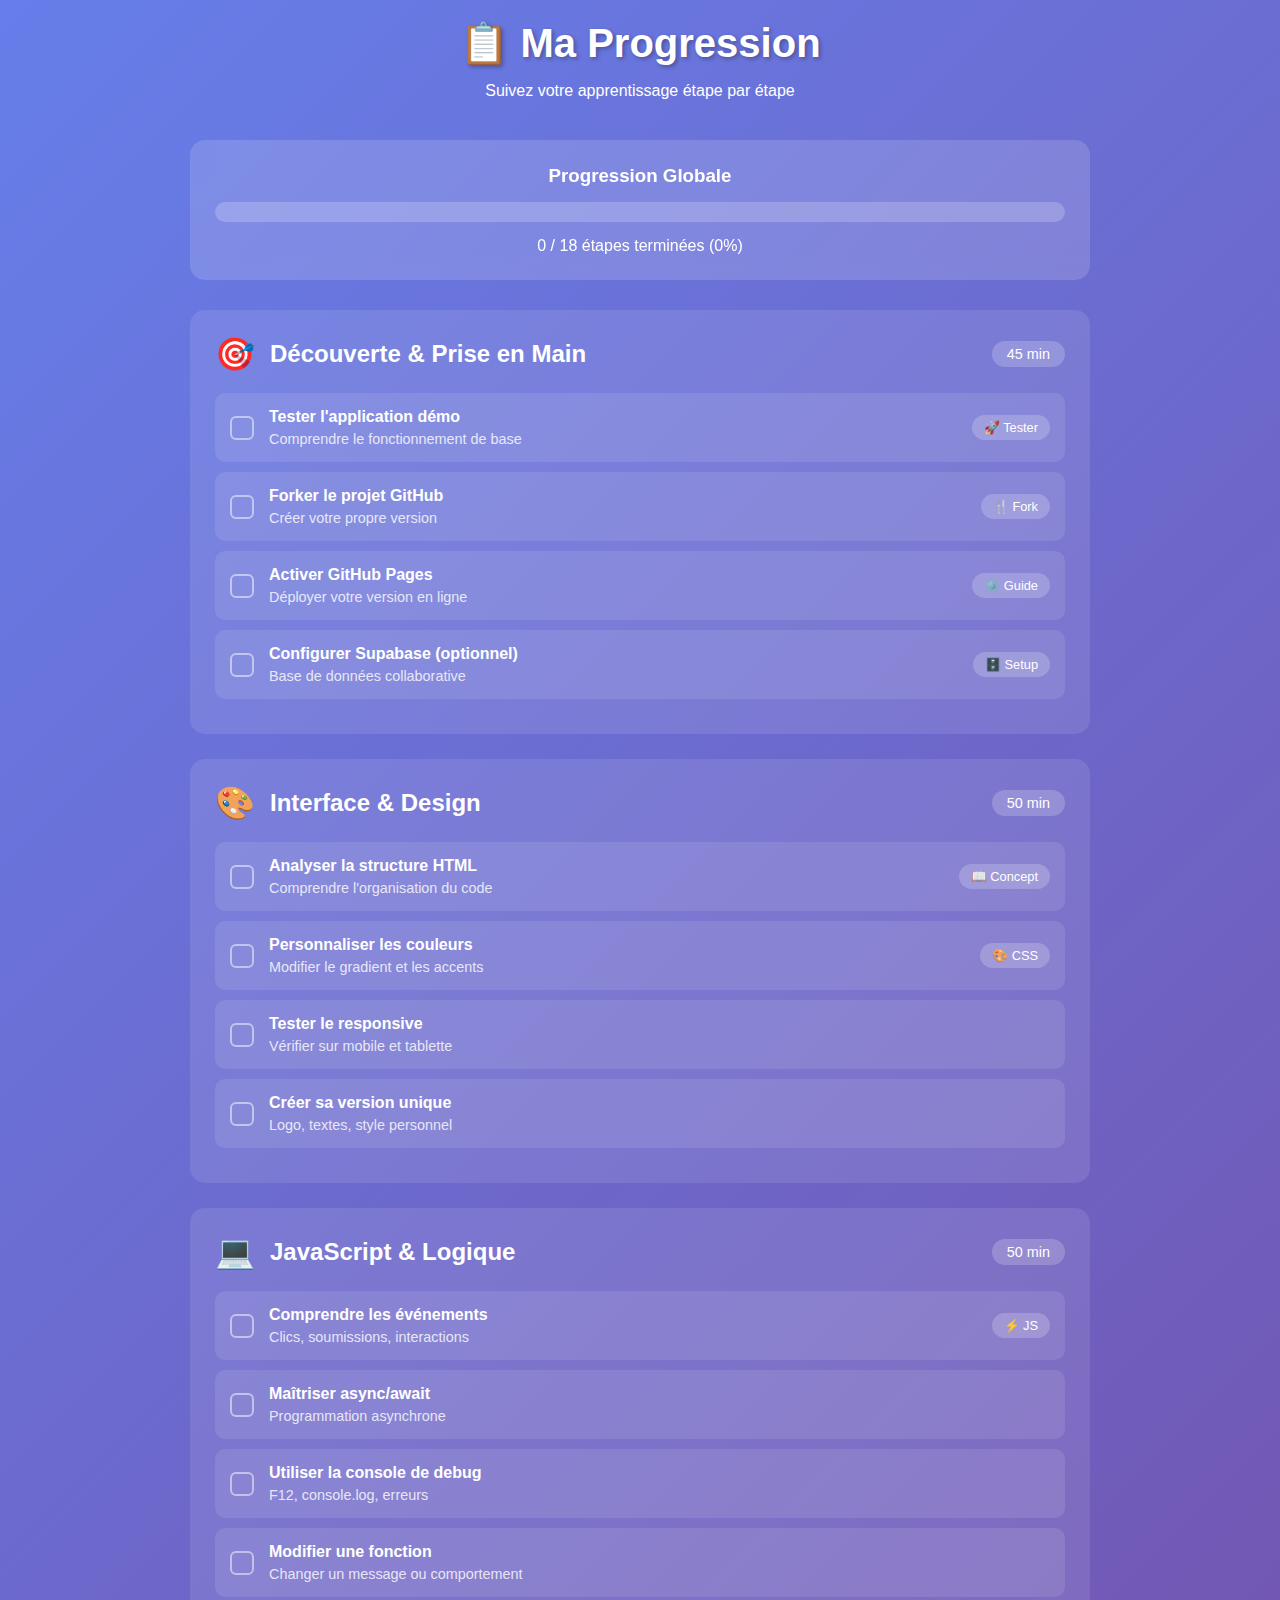
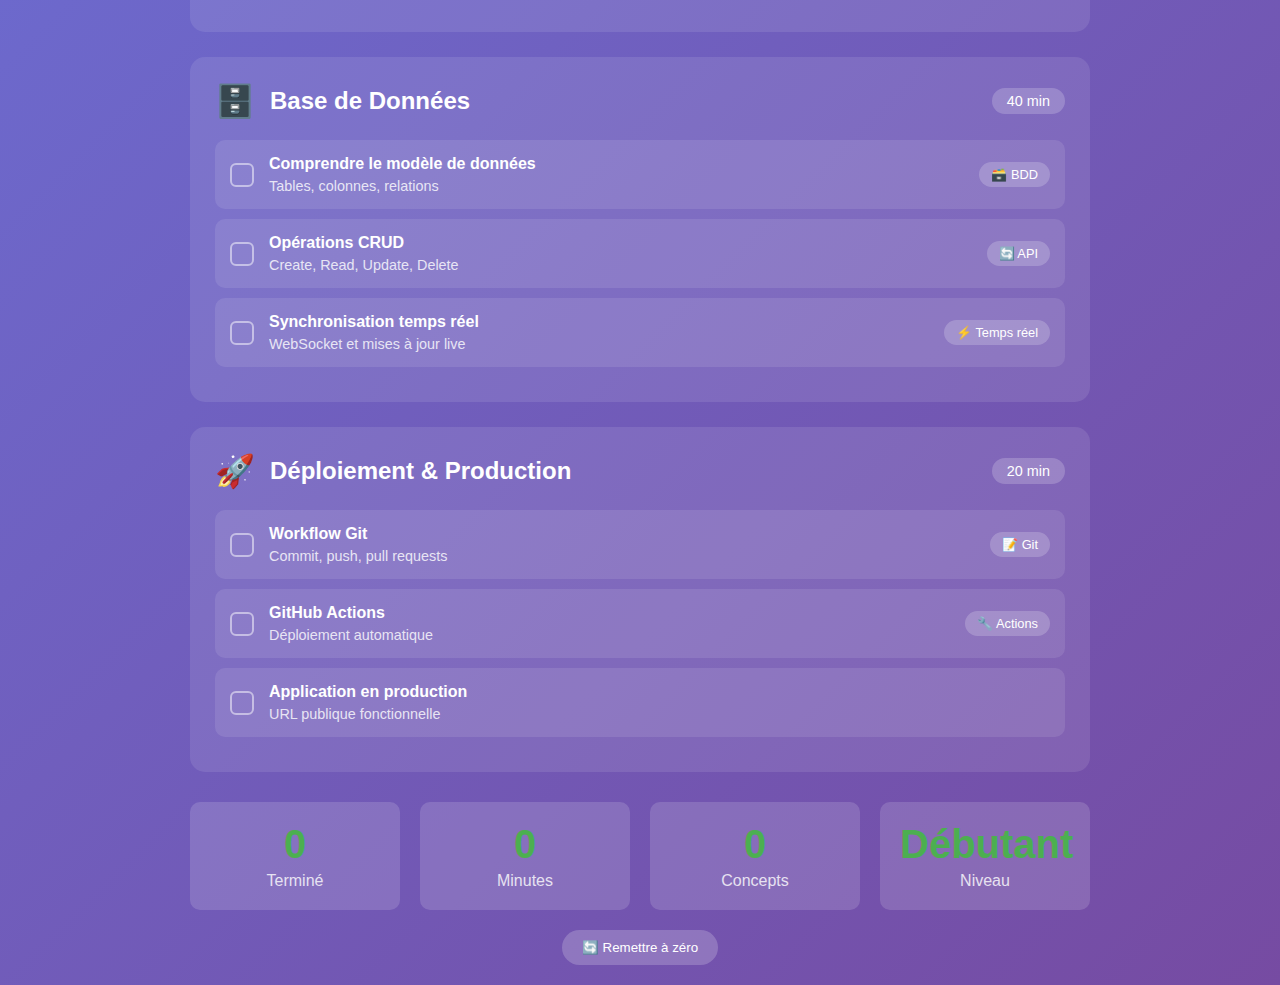
<file: checklist.html>
<!DOCTYPE html>
<html lang="fr">
<head>
    <meta charset="UTF-8">
    <meta name="viewport" content="width=device-width, initial-scale=1.0">
    <title>📋 Checklist de Progression - Emoji Code Mood</title>
    <style>
        * {
            margin: 0;
            padding: 0;
            box-sizing: border-box;
        }

        body {
            font-family: -apple-system, BlinkMacSystemFont, 'Segoe UI', Roboto, sans-serif;
            background: linear-gradient(135deg, #667eea 0%, #764ba2 100%);
            color: white;
            min-height: 100vh;
            padding: 20px;
        }

        .checklist-container {
            max-width: 900px;
            margin: 0 auto;
        }

        .header {
            text-align: center;
            margin-bottom: 40px;
        }

        .header h1 {
            font-size: 2.5em;
            margin-bottom: 15px;
            text-shadow: 2px 2px 4px rgba(0,0,0,0.3);
        }

        .progress-overview {
            background: rgba(255, 255, 255, 0.15);
            backdrop-filter: blur(10px);
            border-radius: 15px;
            padding: 25px;
            margin-bottom: 30px;
            text-align: center;
        }

        .progress-bar {
            background: rgba(255, 255, 255, 0.2);
            height: 20px;
            border-radius: 10px;
            margin: 15px 0;
            overflow: hidden;
        }

        .progress-fill {
            background: linear-gradient(90deg, #4CAF50, #8BC34A);
            height: 100%;
            border-radius: 10px;
            transition: width 0.5s ease;
            width: 0%;
        }

        .section {
            background: rgba(255, 255, 255, 0.1);
            border-radius: 15px;
            padding: 25px;
            margin-bottom: 25px;
        }

        .section-header {
            display: flex;
            align-items: center;
            margin-bottom: 20px;
        }

        .section-icon {
            font-size: 2em;
            margin-right: 15px;
        }

        .section-title {
            font-size: 1.5em;
            font-weight: bold;
        }

        .section-duration {
            margin-left: auto;
            background: rgba(255, 255, 255, 0.2);
            padding: 5px 15px;
            border-radius: 20px;
            font-size: 0.9em;
        }

        .checklist-item {
            display: flex;
            align-items: center;
            padding: 15px;
            margin: 10px 0;
            background: rgba(255, 255, 255, 0.1);
            border-radius: 10px;
            cursor: pointer;
            transition: all 0.3s ease;
            position: relative;
        }

        .checklist-item:hover {
            background: rgba(255, 255, 255, 0.15);
            transform: translateX(5px);
        }

        .checklist-item.completed {
            background: rgba(76, 175, 80, 0.3);
            border-left: 4px solid #4CAF50;
        }

        .checkbox {
            width: 24px;
            height: 24px;
            border: 2px solid rgba(255, 255, 255, 0.5);
            border-radius: 6px;
            margin-right: 15px;
            display: flex;
            align-items: center;
            justify-content: center;
            transition: all 0.3s ease;
        }

        .checkbox.checked {
            background: #4CAF50;
            border-color: #4CAF50;
        }

        .checkbox.checked::after {
            content: '✓';
            color: white;
            font-weight: bold;
        }

        .item-content {
            flex: 1;
        }

        .item-title {
            font-weight: bold;
            margin-bottom: 5px;
        }

        .item-desc {
            opacity: 0.8;
            font-size: 0.9em;
        }

        .item-link {
            background: rgba(255, 255, 255, 0.2);
            padding: 5px 12px;
            border-radius: 15px;
            text-decoration: none;
            color: white;
            font-size: 0.8em;
            margin-left: 10px;
            transition: all 0.3s ease;
        }

        .item-link:hover {
            background: rgba(255, 255, 255, 0.3);
        }

        .stats {
            display: grid;
            grid-template-columns: repeat(auto-fit, minmax(200px, 1fr));
            gap: 20px;
            margin-top: 30px;
        }

        .stat-card {
            background: rgba(255, 255, 255, 0.15);
            border-radius: 10px;
            padding: 20px;
            text-align: center;
        }

        .stat-number {
            font-size: 2.5em;
            font-weight: bold;
            color: #4CAF50;
        }

        .stat-label {
            opacity: 0.8;
            margin-top: 5px;
        }

        .reset-btn {
            background: rgba(255, 255, 255, 0.2);
            border: none;
            color: white;
            padding: 10px 20px;
            border-radius: 20px;
            cursor: pointer;
            transition: all 0.3s ease;
            margin-top: 20px;
        }

        .reset-btn:hover {
            background: rgba(255, 255, 255, 0.3);
        }

        @media (max-width: 768px) {
            .section-header {
                flex-direction: column;
                align-items: flex-start;
            }
            
            .section-duration {
                margin-left: 0;
                margin-top: 10px;
            }
            
            .stats {
                grid-template-columns: repeat(2, 1fr);
            }
        }
    </style>
</head>
<body>
    <div class="checklist-container">
        <div class="header">
            <h1>📋 Ma Progression</h1>
            <p>Suivez votre apprentissage étape par étape</p>
        </div>

        <div class="progress-overview">
            <h3>Progression Globale</h3>
            <div class="progress-bar">
                <div class="progress-fill" id="globalProgress"></div>
            </div>
            <p><span id="completedCount">0</span> / <span id="totalCount">0</span> étapes terminées (<span id="progressPercent">0</span>%)</p>
        </div>

        <!-- Section 1: Découverte -->
        <div class="section">
            <div class="section-header">
                <span class="section-icon">🎯</span>
                <span class="section-title">Découverte & Prise en Main</span>
                <span class="section-duration">45 min</span>
            </div>
            
            <div class="checklist-item" data-id="demo">
                <div class="checkbox"></div>
                <div class="item-content">
                    <div class="item-title">Tester l'application démo</div>
                    <div class="item-desc">Comprendre le fonctionnement de base</div>
                </div>
                <a href="index.html" class="item-link">🚀 Tester</a>
            </div>

            <div class="checklist-item" data-id="fork">
                <div class="checkbox"></div>
                <div class="item-content">
                    <div class="item-title">Forker le projet GitHub</div>
                    <div class="item-desc">Créer votre propre version</div>
                </div>
                <a href="https://github.com/ggaillard/emoji-code-mood/fork" class="item-link">🍴 Fork</a>
            </div>

            <div class="checklist-item" data-id="pages">
                <div class="checkbox"></div>
                <div class="item-content">
                    <div class="item-title">Activer GitHub Pages</div>
                    <div class="item-desc">Déployer votre version en ligne</div>
                </div>
                <a href="docs/setup/" class="item-link">⚙️ Guide</a>
            </div>

            <div class="checklist-item" data-id="supabase">
                <div class="checkbox"></div>
                <div class="item-content">
                    <div class="item-title">Configurer Supabase (optionnel)</div>
                    <div class="item-desc">Base de données collaborative</div>
                </div>
                <a href="docs/setup/supabase-setup.md" class="item-link">🗄️ Setup</a>
            </div>
        </div>

        <!-- Section 2: Interface -->
        <div class="section">
            <div class="section-header">
                <span class="section-icon">🎨</span>
                <span class="section-title">Interface & Design</span>
                <span class="section-duration">50 min</span>
            </div>

            <div class="checklist-item" data-id="html-structure">
                <div class="checkbox"></div>
                <div class="item-content">
                    <div class="item-title">Analyser la structure HTML</div>
                    <div class="item-desc">Comprendre l'organisation du code</div>
                </div>
                <a href="docs/concepts/04-html5-semantique.md" class="item-link">📖 Concept</a>
            </div>

            <div class="checklist-item" data-id="css-colors">
                <div class="checkbox"></div>
                <div class="item-content">
                    <div class="item-title">Personnaliser les couleurs</div>
                    <div class="item-desc">Modifier le gradient et les accents</div>
                </div>
                <a href="docs/concepts/03-css-grid-flexbox.md" class="item-link">🎨 CSS</a>
            </div>

            <div class="checklist-item" data-id="responsive">
                <div class="checkbox"></div>
                <div class="item-content">
                    <div class="item-title">Tester le responsive</div>
                    <div class="item-desc">Vérifier sur mobile et tablette</div>
                </div>
            </div>

            <div class="checklist-item" data-id="custom-design">
                <div class="checkbox"></div>
                <div class="item-content">
                    <div class="item-title">Créer sa version unique</div>
                    <div class="item-desc">Logo, textes, style personnel</div>
                </div>
            </div>
        </div>

        <!-- Section 3: Logique -->
        <div class="section">
            <div class="section-header">
                <span class="section-icon">💻</span>
                <span class="section-title">JavaScript & Logique</span>
                <span class="section-duration">50 min</span>
            </div>

            <div class="checklist-item" data-id="js-events">
                <div class="checkbox"></div>
                <div class="item-content">
                    <div class="item-title">Comprendre les événements</div>
                    <div class="item-desc">Clics, soumissions, interactions</div>
                </div>
                <a href="docs/concepts/05-javascript-es6.md" class="item-link">⚡ JS</a>
            </div>

            <div class="checklist-item" data-id="async">
                <div class="checkbox"></div>
                <div class="item-content">
                    <div class="item-title">Maîtriser async/await</div>
                    <div class="item-desc">Programmation asynchrone</div>
                </div>
            </div>

            <div class="checklist-item" data-id="console">
                <div class="checkbox"></div>
                <div class="item-content">
                    <div class="item-title">Utiliser la console de debug</div>
                    <div class="item-desc">F12, console.log, erreurs</div>
                </div>
            </div>

            <div class="checklist-item" data-id="modify-js">
                <div class="checkbox"></div>
                <div class="item-content">
                    <div class="item-title">Modifier une fonction</div>
                    <div class="item-desc">Changer un message ou comportement</div>
                </div>
            </div>
        </div>

        <!-- Section 4: Base de Données -->
        <div class="section">
            <div class="section-header">
                <span class="section-icon">🗄️</span>
                <span class="section-title">Base de Données</span>
                <span class="section-duration">40 min</span>
            </div>

            <div class="checklist-item" data-id="sql-basics">
                <div class="checkbox"></div>
                <div class="item-content">
                    <div class="item-title">Comprendre le modèle de données</div>
                    <div class="item-desc">Tables, colonnes, relations</div>
                </div>
                <a href="docs/concepts/06-base-donnees.md" class="item-link">🗃️ BDD</a>
            </div>

            <div class="checklist-item" data-id="crud">
                <div class="checkbox"></div>
                <div class="item-content">
                    <div class="item-title">Opérations CRUD</div>
                    <div class="item-desc">Create, Read, Update, Delete</div>
                </div>
                <a href="docs/concepts/07-api-rest.md" class="item-link">🔄 API</a>
            </div>

            <div class="checklist-item" data-id="realtime">
                <div class="checkbox"></div>
                <div class="item-content">
                    <div class="item-title">Synchronisation temps réel</div>
                    <div class="item-desc">WebSocket et mises à jour live</div>
                </div>
                <a href="docs/concepts/08-temps-reel.md" class="item-link">⚡ Temps réel</a>
            </div>
        </div>

        <!-- Section 5: Déploiement -->
        <div class="section">
            <div class="section-header">
                <span class="section-icon">🚀</span>
                <span class="section-title">Déploiement & Production</span>
                <span class="section-duration">20 min</span>
            </div>

            <div class="checklist-item" data-id="git-workflow">
                <div class="checkbox"></div>
                <div class="item-content">
                    <div class="item-title">Workflow Git</div>
                    <div class="item-desc">Commit, push, pull requests</div>
                </div>
                <a href="docs/concepts/09-git-versionning.md" class="item-link">📝 Git</a>
            </div>

            <div class="checklist-item" data-id="ci-cd">
                <div class="checkbox"></div>
                <div class="item-content">
                    <div class="item-title">GitHub Actions</div>
                    <div class="item-desc">Déploiement automatique</div>
                </div>
                <a href="docs/concepts/10-github-actions.md" class="item-link">🔧 Actions</a>
            </div>

            <div class="checklist-item" data-id="production">
                <div class="checkbox"></div>
                <div class="item-content">
                    <div class="item-title">Application en production</div>
                    <div class="item-desc">URL publique fonctionnelle</div>
                </div>
            </div>
        </div>

        <!-- Statistiques -->
        <div class="stats">
            <div class="stat-card">
                <div class="stat-number" id="completedStat">0</div>
                <div class="stat-label">Terminé</div>
            </div>
            <div class="stat-card">
                <div class="stat-number" id="totalTimeStat">0</div>
                <div class="stat-label">Minutes</div>
            </div>
            <div class="stat-card">
                <div class="stat-number" id="conceptsStat">0</div>
                <div class="stat-label">Concepts</div>
            </div>
            <div class="stat-card">
                <div class="stat-number" id="levelStat">Débutant</div>
                <div class="stat-label">Niveau</div>
            </div>
        </div>

        <center>
            <button class="reset-btn" onclick="resetProgress()">🔄 Remettre à zéro</button>
        </center>
    </div>

    <script>
        // Gestion de la progression
        const checklistItems = document.querySelectorAll('.checklist-item');
        const progressFill = document.getElementById('globalProgress');
        const completedCount = document.getElementById('completedCount');
        const totalCount = document.getElementById('totalCount');
        const progressPercent = document.getElementById('progressPercent');

        // Durées par section (en minutes)
        const sectionTimes = {
            'demo': 10, 'fork': 5, 'pages': 15, 'supabase': 15,
            'html-structure': 15, 'css-colors': 15, 'responsive': 10, 'custom-design': 20,
            'js-events': 15, 'async': 15, 'console': 10, 'modify-js': 15,
            'sql-basics': 15, 'crud': 15, 'realtime': 10,
            'git-workflow': 10, 'ci-cd': 10, 'production': 10
        };

        // Charger la progression sauvegardée
        function loadProgress() {
            const saved = localStorage.getItem('emoji-mood-progress');
            return saved ? JSON.parse(saved) : {};
        }

        // Sauvegarder la progression
        function saveProgress(progress) {
            localStorage.setItem('emoji-mood-progress', JSON.stringify(progress));
        }

        // Initialiser la checklist
        function initChecklist() {
            const progress = loadProgress();
            
            checklistItems.forEach(item => {
                const id = item.dataset.id;
                const checkbox = item.querySelector('.checkbox');
                
                if (progress[id]) {
                    checkbox.classList.add('checked');
                    item.classList.add('completed');
                }
                
                item.addEventListener('click', () => toggleItem(id, item, checkbox));
            });
            
            updateStats();
        }

        // Basculer un élément
        function toggleItem(id, item, checkbox) {
            const progress = loadProgress();
            
            if (progress[id]) {
                delete progress[id];
                checkbox.classList.remove('checked');
                item.classList.remove('completed');
            } else {
                progress[id] = true;
                checkbox.classList.add('checked');
                item.classList.add('completed');
            }
            
            saveProgress(progress);
            updateStats();
        }

        // Mettre à jour les statistiques
        function updateStats() {
            const progress = loadProgress();
            const completed = Object.keys(progress).length;
            const total = checklistItems.length;
            const percentage = Math.round((completed / total) * 100);
            
            // Progression globale
            progressFill.style.width = percentage + '%';
            completedCount.textContent = completed;
            totalCount.textContent = total;
            progressPercent.textContent = percentage;
            
            // Statistiques détaillées
            const completedTime = Object.keys(progress).reduce((sum, id) => {
                return sum + (sectionTimes[id] || 0);
            }, 0);
            
            document.getElementById('completedStat').textContent = completed;
            document.getElementById('totalTimeStat').textContent = completedTime;
            document.getElementById('conceptsStat').textContent = Math.min(Math.floor(completed / 2), 15);
            
            // Niveau basé sur la progression
            let level = 'Débutant';
            if (percentage >= 75) level = 'Expert';
            else if (percentage >= 50) level = 'Intermédiaire';
            else if (percentage >= 25) level = 'Novice';
            
            document.getElementById('levelStat').textContent = level;
        }

        // Remettre à zéro
        function resetProgress() {
            if (confirm('Êtes-vous sûr de vouloir remettre votre progression à zéro ?')) {
                localStorage.removeItem('emoji-mood-progress');
                location.reload();
            }
        }

        // Initialiser au chargement
        document.addEventListener('DOMContentLoaded', initChecklist);
    </script>
</body>
</html>
</file>
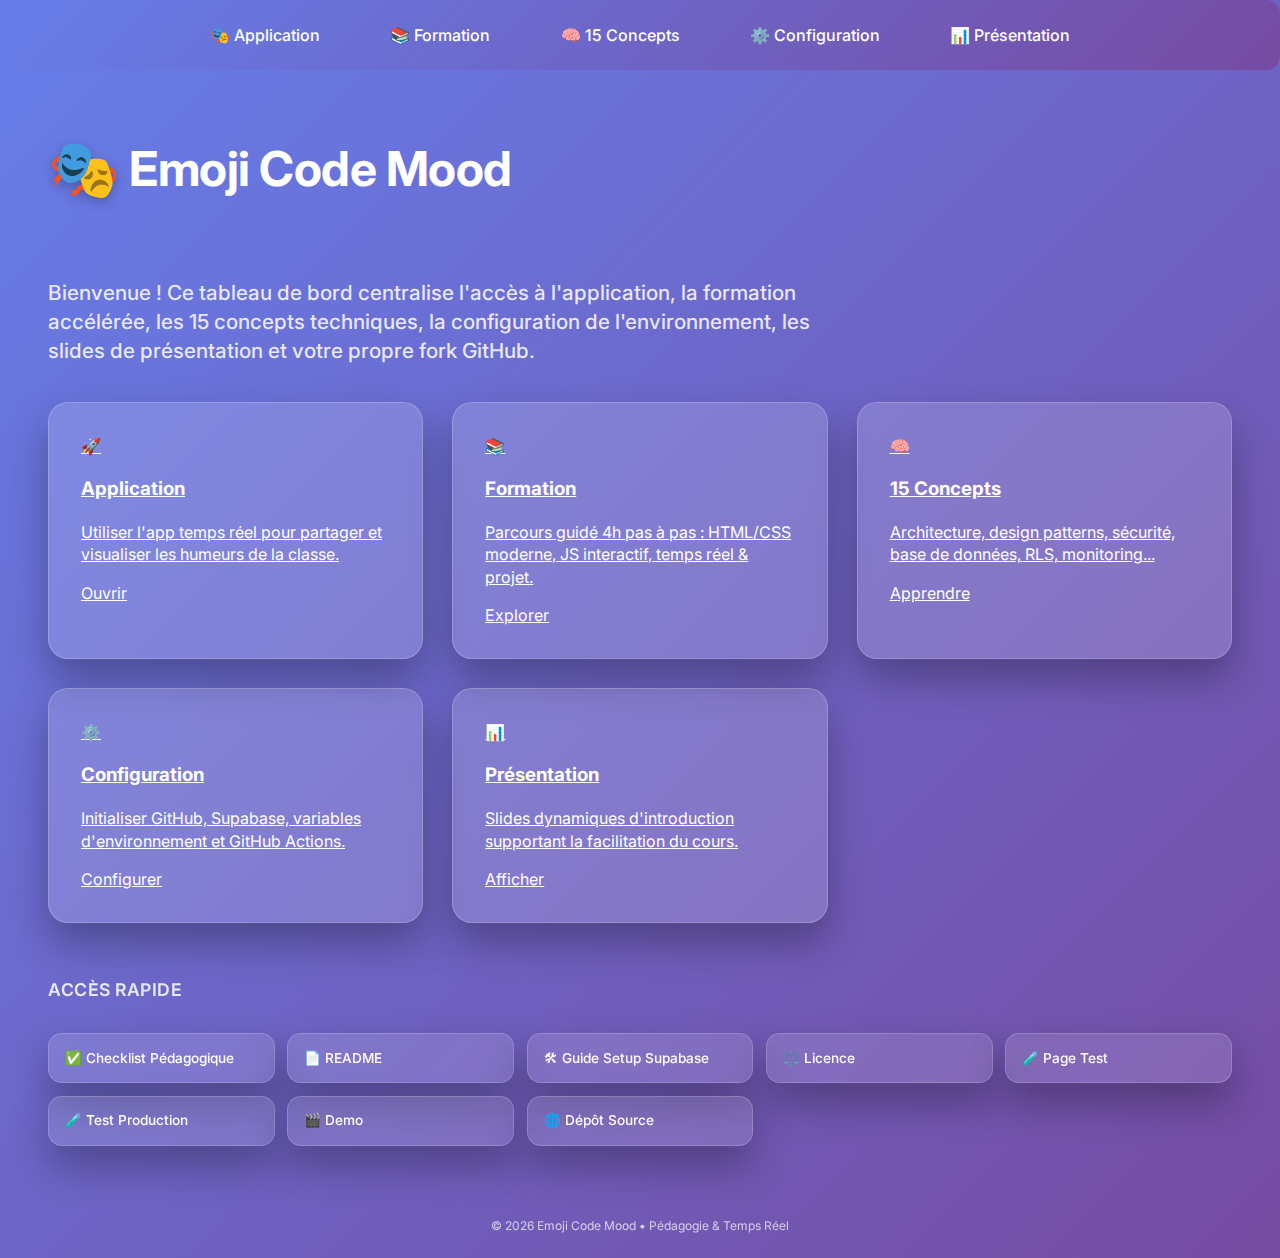
<file: dashboard.html>
<!DOCTYPE html>
<html lang="fr">
<head>
    <meta charset="UTF-8">
    <meta name="viewport" content="width=device-width, initial-scale=1.0">
    <title>🎛 Tableau de bord - Emoji Code Mood</title>
    <meta name="description" content="Tableau de bord de navigation du projet pédagogique Emoji Code Mood">
    <link rel="preconnect" href="https://fonts.googleapis.com">
    <link rel="preconnect" href="https://fonts.gstatic.com" crossorigin>
    <link href="https://fonts.googleapis.com/css2?family=Inter:wght@400;500;600;700&display=swap" rel="stylesheet">
    <link rel="stylesheet" href="css/common.css">
    <link rel="stylesheet" href="css/dashboard.css">
</head>
<body class="dashboard gradient-bg">
    <nav class="main-nav">
        <a href="index.html">🎭 Application</a>
        <a href="docs/formation/README.md/">📚 Formation</a>
        <a href="docs/concepts/readme.md">🧠 15 Concepts</a>
        <a href="docs/setup/github-actions-setup.md">⚙️ Configuration</a>
        <a href="docs/formation/Slide-Presentation.html">📊 Présentation</a>
    </nav>
    <header class="dashboard-header">
        <h1 class="site-title"><span class="emoji" aria-hidden="true">🎭</span><span>Emoji Code Mood</span></h1>
        <p class="subtitle">Bienvenue ! Ce tableau de bord centralise l'accès à l'application, la formation accélérée, les 15 concepts techniques, la configuration de l'environnement, les slides de présentation et votre propre fork GitHub.</p>
    </header>
    <main id="dashboard" class="dashboard-main" aria-labelledby="main-navigation">
        <h2 id="main-navigation" class="visually-hidden">Navigation principale</h2>
        <section class="grid" aria-label="Cartes de navigation">
            <a class="card" href="index.html">
                <div class="icon" aria-hidden="true">🚀</div>
                <h3>Application</h3>
                <p>Utiliser l'app temps réel pour partager et visualiser les humeurs de la classe.</p>
                <span class="action">Ouvrir</span>
            </a>
            <a class="card" href="docs/formation/readme.md">
                <div class="icon" aria-hidden="true">📚</div>
                <h3>Formation</h3>
                <p>Parcours guidé 4h pas à pas : HTML/CSS moderne, JS interactif, temps réel & projet.</p>
                <span class="action">Explorer</span>
            </a>
            <a class="card" href="docs/concepts/readme.md">
                <div class="icon" aria-hidden="true">🧠</div>
                <h3>15 Concepts</h3>
                <p>Architecture, design patterns, sécurité, base de données, RLS, monitoring...</p>
                <span class="action">Apprendre</span>
            </a>
            <a class="card" href="docs/setup/github-actions-setup.md">
                <div class="icon" aria-hidden="true">⚙️</div>
                <h3>Configuration</h3>
                <p>Initialiser GitHub, Supabase, variables d'environnement et GitHub Actions.</p>
                <span class="action">Configurer</span>
            </a>
            <a class="card" href="docs/formation/Slide-Presentation.html">
                <div class="icon" aria-hidden="true">📊</div>
                <h3>Présentation</h3>
                <p>Slides dynamiques d'introduction supportant la facilitation du cours.</p>
                <span class="action">Afficher</span>
            </a>
        </section>
        <section class="quick-section" aria-labelledby="quick-access-title">
            <h2 id="quick-access-title">Accès Rapide</h2>
            <div class="quick-links" role="list">
                <a class="card" role="listitem" href="checklist.html">✅ Checklist Pédagogique</a>
                <a class="card" role="listitem" href="README.md">📄 README</a>
                <a class="card" role="listitem" href="docs/setup/supabase-setup.md">🛠 Guide Setup Supabase</a>
                <a class="card" role="listitem" href="LICENSE">⚖️ Licence</a>
                <a class="card" role="listitem" href="test.html">🧪 Page Test</a>
                <a class="card" role="listitem" href="test-production.html">🧪 Test Production</a>
                <a class="card" role="listitem" href="demo.html">🎬 Demo</a>
                <a class="card" role="listitem" href="https://github.com/ggaillard/emoji-code-mood" target="_blank" rel="noopener">🌐 Dépôt Source</a>
            </div>
        </section>
    </main>
    <footer class="dashboard-footer">© <span id="year"></span> Emoji Code Mood • Pédagogie & Temps Réel</footer>
    <script>
        document.getElementById('year').textContent = new Date().getFullYear();
    </script>
</body>
</html>
</file>
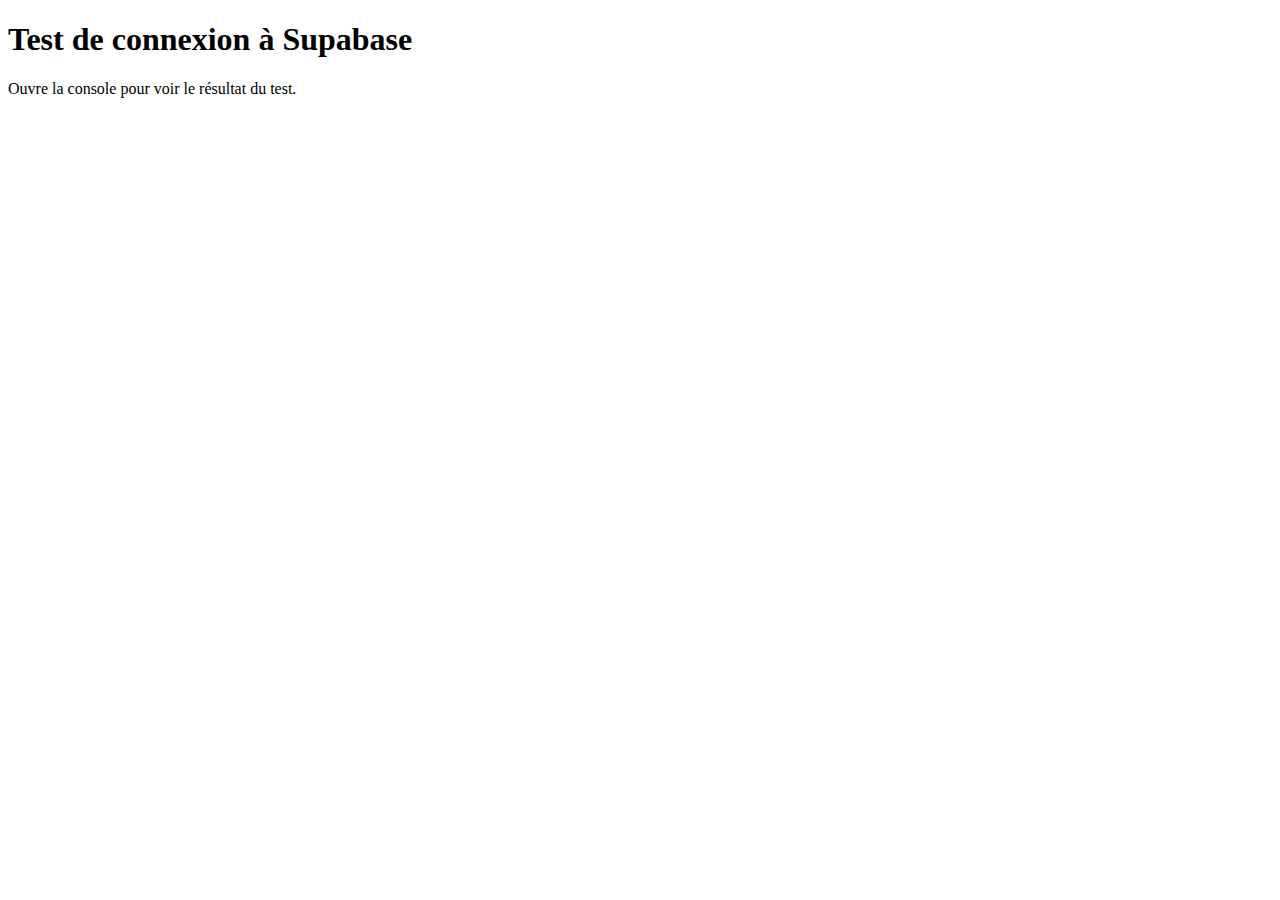
<file: test.html>
<!DOCTYPE html>
<html lang="fr">
<head>
    <meta charset="UTF-8">
    <title>Test Connexion Supabase</title>
</head>
<body>
    <h1>Test de connexion à Supabase</h1>
    <p>Ouvre la console pour voir le résultat du test.</p>
    <script type="module" src="testSupabaseConnection.js"></script>
</body>
</html>
</file>
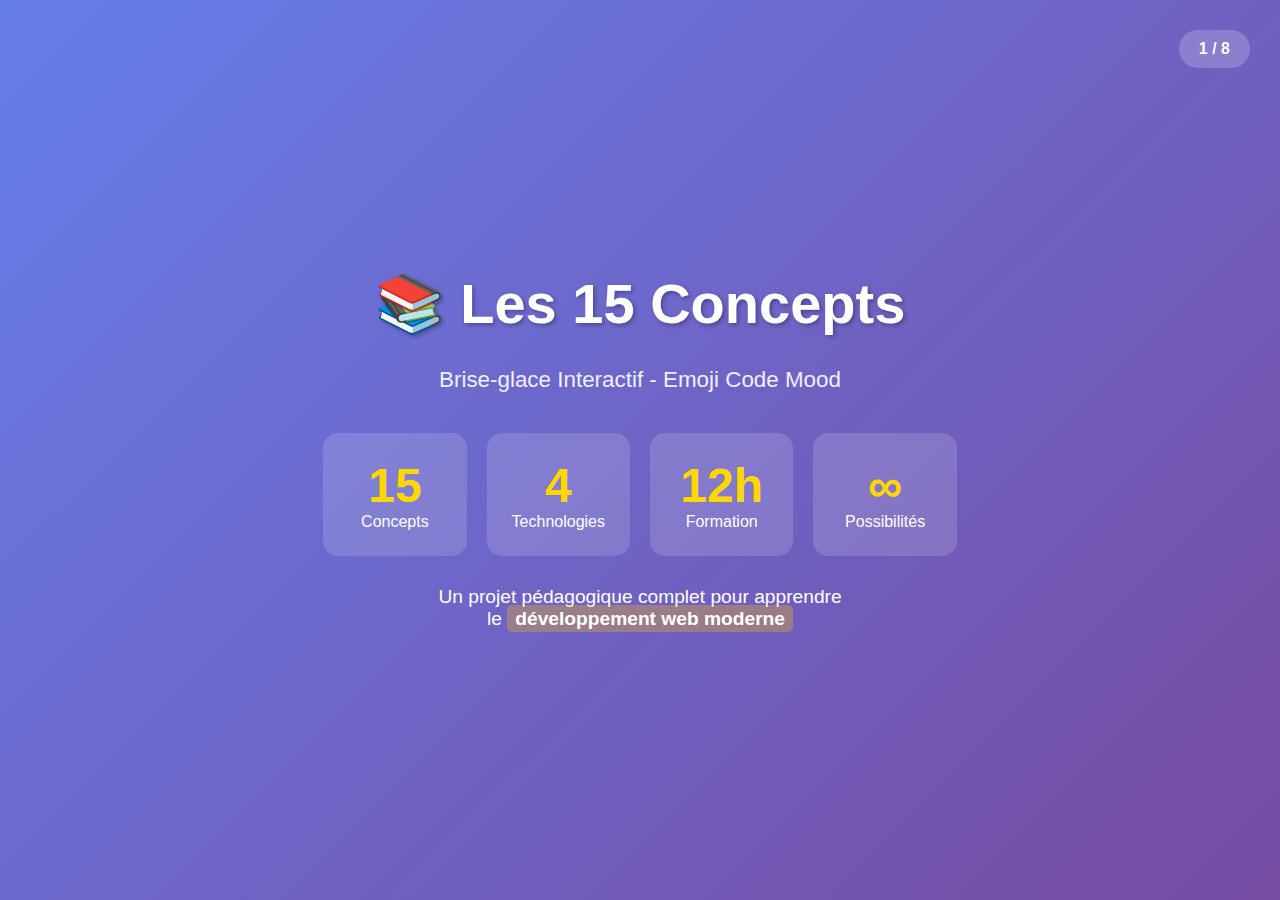
<file: docs/concepts/concepts-presentation.html>
<!DOCTYPE html>
<html lang="fr">
<head>
    <meta charset="UTF-8">
    <meta name="viewport" content="width=device-width, initial-scale=1.0">
    <title>📚 Les 15 Concepts - Brise-glace Interactif</title>
    <style>
        * {
            margin: 0;
            padding: 0;
            box-sizing: border-box;
        }

        body {
            font-family: -apple-system, BlinkMacSystemFont, 'Segoe UI', Roboto, sans-serif;
            background: linear-gradient(135deg, #667eea 0%, #764ba2 100%);
            color: white;
            overflow: hidden;
        }

        .presentation-container {
            height: 100vh;
            display: flex;
            align-items: center;
            justify-content: center;
        }

        .slide {
            display: none;
            text-align: center;
            max-width: 1200px;
            padding: 40px;
            animation: slideIn 0.5s ease-in-out;
        }

        .slide.active {
            display: block;
        }

        @keyframes slideIn {
            from { opacity: 0; transform: translateX(50px); }
            to { opacity: 1; transform: translateX(0); }
        }

        h1 {
            font-size: 3.5em;
            margin-bottom: 30px;
            text-shadow: 2px 2px 4px rgba(0,0,0,0.3);
        }

        h2 {
            font-size: 2.8em;
            margin-bottom: 25px;
            color: #f8f9ff;
        }

        h3 {
            font-size: 1.8em;
            margin-bottom: 20px;
            color: #e8f4f8;
        }

        .subtitle {
            font-size: 1.4em;
            opacity: 0.9;
            margin-bottom: 40px;
        }

        .concepts-grid {
            display: grid;
            grid-template-columns: repeat(auto-fit, minmax(350px, 1fr));
            gap: 20px;
            margin: 30px 0;
        }

        .concept-card {
            background: rgba(255, 255, 255, 0.15);
            backdrop-filter: blur(10px);
            border: 1px solid rgba(255, 255, 255, 0.2);
            border-radius: 15px;
            padding: 25px;
            text-align: left;
            transition: transform 0.3s ease;
        }

        .concept-card:hover {
            transform: translateY(-10px);
            background: rgba(255, 255, 255, 0.25);
        }

        .concept-header {
            display: flex;
            align-items: center;
            margin-bottom: 15px;
        }

        .concept-emoji {
            font-size: 2.5em;
            margin-right: 15px;
        }

        .concept-title {
            font-size: 1.3em;
            font-weight: bold;
        }

        .concept-desc {
            font-size: 1em;
            opacity: 0.9;
            margin-bottom: 15px;
            line-height: 1.4;
        }

        .concept-meta {
            display: flex;
            justify-content: space-between;
            align-items: center;
            font-size: 0.9em;
            opacity: 0.8;
        }

        .difficulty {
            padding: 5px 10px;
            border-radius: 20px;
            font-size: 0.8em;
            font-weight: bold;
        }

        .difficulty.beginner {
            background: rgba(76, 175, 80, 0.8);
        }

        .difficulty.intermediate {
            background: rgba(255, 152, 0, 0.8);
        }

        .difficulty.advanced {
            background: rgba(244, 67, 54, 0.8);
        }

        .navigation {
            position: fixed;
            bottom: 30px;
            left: 50%;
            transform: translateX(-50%);
            display: flex;
            gap: 15px;
            z-index: 100;
        }

        .nav-btn {
            background: rgba(255, 255, 255, 0.2);
            border: 2px solid rgba(255, 255, 255, 0.3);
            color: white;
            padding: 12px 25px;
            border-radius: 25px;
            cursor: pointer;
            font-size: 1em;
            font-weight: bold;
            transition: all 0.3s ease;
            backdrop-filter: blur(10px);
        }

        .nav-btn:hover {
            background: rgba(255, 255, 255, 0.3);
            transform: translateY(-3px);
        }

        .nav-btn:disabled {
            opacity: 0.5;
            cursor: not-allowed;
            transform: none;
        }

        .slide-counter {
            position: fixed;
            top: 30px;
            right: 30px;
            background: rgba(255, 255, 255, 0.2);
            padding: 10px 20px;
            border-radius: 20px;
            font-weight: bold;
            backdrop-filter: blur(10px);
        }

        .parcours-grid {
            display: grid;
            grid-template-columns: repeat(auto-fit, minmax(280px, 1fr));
            gap: 25px;
            margin: 30px 0;
        }

        .parcours-card {
            background: rgba(255, 255, 255, 0.15);
            backdrop-filter: blur(10px);
            border: 2px solid rgba(255, 255, 255, 0.2);
            border-radius: 15px;
            padding: 25px;
            text-align: left;
        }

        .parcours-emoji {
            font-size: 3em;
            text-align: center;
            margin-bottom: 15px;
        }

        .parcours-title {
            font-size: 1.4em;
            font-weight: bold;
            margin-bottom: 10px;
            text-align: center;
        }

        .tech-stack {
            display: grid;
            grid-template-columns: repeat(3, 1fr);
            gap: 20px;
            margin: 30px 0;
        }

        .tech-item {
            background: rgba(255, 255, 255, 0.15);
            padding: 20px;
            border-radius: 15px;
            text-align: center;
        }

        .emoji-big {
            font-size: 3.5em;
            margin-bottom: 15px;
        }

        .stats-grid {
            display: grid;
            grid-template-columns: repeat(4, 1fr);
            gap: 20px;
            margin: 30px 0;
        }

        .stat-item {
            background: rgba(255, 255, 255, 0.15);
            padding: 25px;
            border-radius: 15px;
            text-align: center;
        }

        .stat-number {
            font-size: 3em;
            font-weight: bold;
            color: #ffd700;
        }

        .highlight {
            background: rgba(255, 193, 7, 0.3);
            padding: 3px 8px;
            border-radius: 5px;
            font-weight: bold;
        }

        .concept-flow {
            display: flex;
            justify-content: space-between;
            align-items: center;
            margin: 30px 0;
            flex-wrap: wrap;
        }

        .concept-step {
            background: rgba(255, 255, 255, 0.2);
            padding: 20px;
            border-radius: 15px;
            min-width: 200px;
            margin: 10px;
            text-align: center;
        }

        .arrow {
            font-size: 2em;
            color: #ffd700;
        }

        @media (max-width: 768px) {
            .concepts-grid {
                grid-template-columns: 1fr;
            }
            
            .tech-stack {
                grid-template-columns: 1fr;
            }
            
            .stats-grid {
                grid-template-columns: repeat(2, 1fr);
            }
            
            h1 { font-size: 2.5em; }
            h2 { font-size: 2em; }
        }
    </style>
</head>
<body>
    <div class="presentation-container">
        <div class="slide-counter">
            <span id="currentSlide">1</span> / <span id="totalSlides">8</span>
        </div>

        <!-- Slide 1: Titre -->
        <div class="slide active">
            <h1>📚 Les 15 Concepts</h1>
            <p class="subtitle">Brise-glace Interactif - Emoji Code Mood</p>
            <div class="stats-grid">
                <div class="stat-item">
                    <div class="stat-number">15</div>
                    <div>Concepts</div>
                </div>
                <div class="stat-item">
                    <div class="stat-number">4</div>
                    <div>Technologies</div>
                </div>
                <div class="stat-item">
                    <div class="stat-number">12h</div>
                    <div>Formation</div>
                </div>
                <div class="stat-item">
                    <div class="stat-number">∞</div>
                    <div>Possibilités</div>
                </div>
            </div>
            <p style="font-size: 1.2em; margin-top: 30px;">
                Un projet pédagogique complet pour apprendre<br>
                le <span class="highlight">développement web moderne</span>
            </p>
        </div>

        <!-- Slide 2: Vue d'ensemble -->
        <div class="slide">
            <h2>🎯 Approche Pédagogique</h2>
            <div class="concept-flow">
                <div class="concept-step">
                    <div class="emoji-big">👀</div>
                    <h3>Observer</h3>
                    <p>Découvrir l'application en fonctionnement</p>
                </div>
                <div class="arrow">→</div>
                <div class="concept-step">
                    <div class="emoji-big">🧠</div>
                    <h3>Comprendre</h3>
                    <p>Analyser le code et les concepts</p>
                </div>
                <div class="arrow">→</div>
                <div class="concept-step">
                    <div class="emoji-big">🛠️</div>
                    <h3>Modifier</h3>
                    <p>Personnaliser et adapter</p>
                </div>
                <div class="arrow">→</div>
                <div class="concept-step">
                    <div class="emoji-big">🚀</div>
                    <h3>Créer</h3>
                    <p>Développer ses propres projets</p>
                </div>
            </div>
            <p style="font-size: 1.3em; margin-top: 30px;">
                Apprentissage <span class="highlight">progressif</span> et <span class="highlight">pratique</span><br>
                basé sur un projet <span class="highlight">réel</span> et <span class="highlight">moderne</span>
            </p>
        </div>

        <!-- Slide 3: Technologies -->
        <div class="slide">
            <h2>💻 Stack Technologique</h2>
            <div class="tech-stack">
                <div class="tech-item">
                    <div class="emoji-big">🌐</div>
                    <h3>Frontend</h3>
                    <p>HTML5, CSS3, JavaScript ES6+</p>
                </div>
                <div class="tech-item">
                    <div class="emoji-big">🗄️</div>
                    <h3>Backend</h3>
                    <p>Supabase, PostgreSQL, API REST</p>
                </div>
                <div class="tech-item">
                    <div class="emoji-big">🚀</div>
                    <h3>Déploiement</h3>
                    <p>GitHub Actions, GitHub Pages</p>
                </div>
            </div>
            <p style="font-size: 1.2em; margin-top: 40px;">
                Technologies <span class="highlight">actuelles</span> utilisées en <span class="highlight">entreprise</span><br>
                Stack complète <span class="highlight">moderne</span> et <span class="highlight">performante</span>
            </p>
        </div>

        <!-- Slide 4: Concepts Frontend (1-5) -->
        <div class="slide">
            <h2>🌐 Concepts Frontend</h2>
            <div class="concepts-grid">
                <div class="concept-card">
                    <div class="concept-header">
                        <div class="concept-emoji">🏗️</div>
                        <div class="concept-title">01. Architecture Moderne</div>
                    </div>
                    <div class="concept-desc">MVC, modules ES6, séparation des responsabilités</div>
                    <div class="concept-meta">
                        <span>45 min</span>
                        <span class="difficulty intermediate">Intermédiaire</span>
                    </div>
                </div>
                <div class="concept-card">
                    <div class="concept-header">
                        <div class="concept-emoji">🎨</div>
                        <div class="concept-title">02. Design Patterns</div>
                    </div>
                    <div class="concept-desc">Singleton, Observer, Strategy appliqués</div>
                    <div class="concept-meta">
                        <span>45 min</span>
                        <span class="difficulty advanced">Avancé</span>
                    </div>
                </div>
                <div class="concept-card">
                    <div class="concept-header">
                        <div class="concept-emoji">📐</div>
                        <div class="concept-title">03. CSS Grid & Flexbox</div>
                    </div>
                    <div class="concept-desc">Layout moderne, responsive, animations</div>
                    <div class="concept-meta">
                        <span>60 min</span>
                        <span class="difficulty intermediate">Intermédiaire</span>
                    </div>
                </div>
                <div class="concept-card">
                    <div class="concept-header">
                        <div class="concept-emoji">🏷️</div>
                        <div class="concept-title">04. HTML5 Sémantique</div>
                    </div>
                    <div class="concept-desc">Structure sémantique, accessibilité, SEO</div>
                    <div class="concept-meta">
                        <span>30 min</span>
                        <span class="difficulty beginner">Débutant</span>
                    </div>
                </div>
                <div class="concept-card">
                    <div class="concept-header">
                        <div class="concept-emoji">⚡</div>
                        <div class="concept-title">05. JavaScript ES6+</div>
                    </div>
                    <div class="concept-desc">Syntaxe moderne, async/await, modules</div>
                    <div class="concept-meta">
                        <span>90 min</span>
                        <span class="difficulty intermediate">Intermédiaire</span>
                    </div>
                </div>
            </div>
        </div>

        <!-- Slide 5: Concepts Backend (6-8) -->
        <div class="slide">
            <h2>🗄️ Concepts Backend</h2>
            <div class="concepts-grid">
                <div class="concept-card">
                    <div class="concept-header">
                        <div class="concept-emoji">🗃️</div>
                        <div class="concept-title">06. Base de Données</div>
                    </div>
                    <div class="concept-desc">PostgreSQL, relations, SQL, optimisation</div>
                    <div class="concept-meta">
                        <span>75 min</span>
                        <span class="difficulty intermediate">Intermédiaire</span>
                    </div>
                </div>
                <div class="concept-card">
                    <div class="concept-header">
                        <div class="concept-emoji">🔌</div>
                        <div class="concept-title">07. API REST & CRUD</div>
                    </div>
                    <div class="concept-desc">Supabase, authentification, sécurité</div>
                    <div class="concept-meta">
                        <span>60 min</span>
                        <span class="difficulty intermediate">Intermédiaire</span>
                    </div>
                </div>
                <div class="concept-card">
                    <div class="concept-header">
                        <div class="concept-emoji">⚡</div>
                        <div class="concept-title">08. Temps Réel</div>
                    </div>
                    <div class="concept-desc">WebSocket, synchronisation, événements</div>
                    <div class="concept-meta">
                        <span>45 min</span>
                        <span class="difficulty advanced">Avancé</span>
                    </div>
                </div>
            </div>
            <p style="font-size: 1.2em; margin-top: 30px;">
                Backend <span class="highlight">moderne</span> avec base de données<br>
                <span class="highlight">temps réel</span> et <span class="highlight">sécurisée</span>
            </p>
        </div>

        <!-- Slide 6: Concepts DevOps (9-12) -->
        <div class="slide">
            <h2>🔧 Concepts DevOps</h2>
            <div class="concepts-grid">
                <div class="concept-card">
                    <div class="concept-header">
                        <div class="concept-emoji">🌳</div>
                        <div class="concept-title">09. Git & Versionning</div>
                    </div>
                    <div class="concept-desc">Workflow, branches, collaboration</div>
                    <div class="concept-meta">
                        <span>45 min</span>
                        <span class="difficulty intermediate">Intermédiaire</span>
                    </div>
</file>
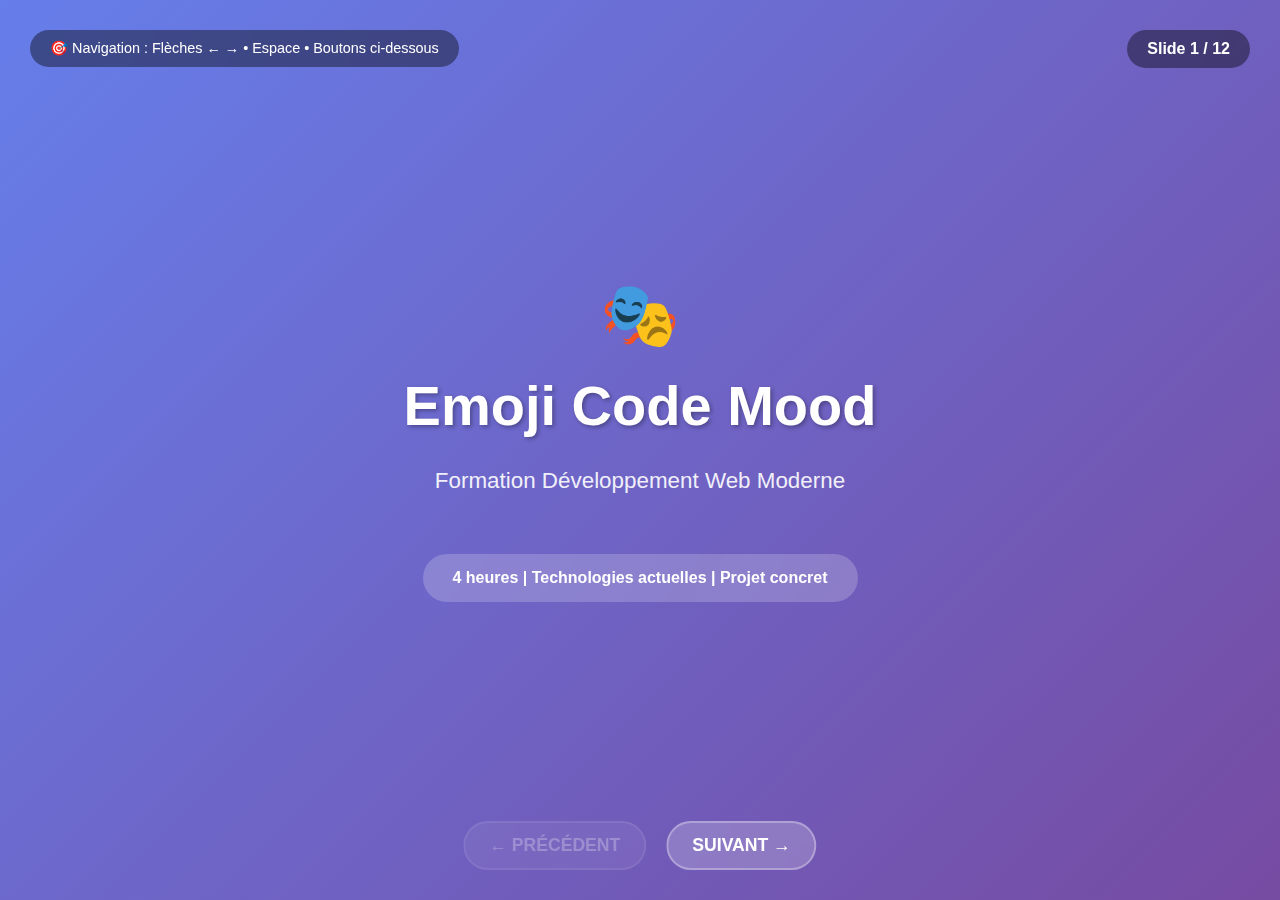
<file: docs/formation/Slide-Presentation.html>
<!DOCTYPE html>
<html lang="fr">
<head>
    <meta charset="UTF-8">
    <meta name="viewport" content="width=device-width, initial-scale=1.0">
    <title>🎭 Formation Emoji Code Mood - 4 heures</title>
    <style>
        * {
            margin: 0;
            padding: 0;
            box-sizing: border-box;
        }

        body {
            font-family: -apple-system, BlinkMacSystemFont, 'Segoe UI', Roboto, sans-serif;
            background: linear-gradient(135deg, #667eea 0%, #764ba2 100%);
            color: white;
            overflow: hidden;
            height: 100vh;
        }

        .presentation {
            height: 100vh;
            display: flex;
            align-items: center;
            justify-content: center;
            position: relative;
        }

        .slide {
            display: none;
            text-align: center;
            max-width: 1200px;
            width: 90%;
            padding: 40px;
            animation: slideIn 0.5s ease-in-out;
        }

        .slide.active {
            display: block;
        }

        @keyframes slideIn {
            from { opacity: 0; transform: translateX(50px); }
            to { opacity: 1; transform: translateX(0); }
        }

        /* Compteur de slides */
        .slide-counter {
            position: fixed;
            top: 30px;
            right: 30px;
            background: rgba(0,0,0,0.4);
            padding: 10px 20px;
            border-radius: 20px;
            backdrop-filter: blur(10px);
            z-index: 1000;
            font-weight: bold;
        }

        /* Aide à la navigation */
        .nav-help {
            position: fixed;
            top: 30px;
            left: 30px;
            background: rgba(0,0,0,0.4);
            padding: 10px 20px;
            border-radius: 20px;
            backdrop-filter: blur(10px);
            z-index: 1000;
            font-size: 0.9em;
        }

        /* Navigation principale */
        .navigation {
            position: fixed;
            bottom: 30px;
            left: 50%;
            transform: translateX(-50%);
            display: flex;
            gap: 20px;
            z-index: 1000;
        }

        .nav-btn {
            background: rgba(255,255,255,0.2);
            border: 2px solid rgba(255,255,255,0.3);
            color: white;
            padding: 12px 24px;
            border-radius: 25px;
            cursor: pointer;
            font-size: 1.1em;
            font-weight: bold;
            transition: all 0.3s ease;
            backdrop-filter: blur(10px);
        }

        .nav-btn:hover:not(:disabled) {
            background: rgba(255,255,255,0.3);
            transform: scale(1.05);
        }

        .nav-btn:disabled {
            opacity: 0.3;
            cursor: not-allowed;
        }

        /* Styles de contenu */
        h1 {
            font-size: 3.5em;
            margin-bottom: 30px;
            text-shadow: 2px 2px 4px rgba(0,0,0,0.3);
        }

        h2 {
            font-size: 2.8em;
            margin-bottom: 25px;
            color: #f8f9ff;
        }

        h3 {
            font-size: 1.8em;
            margin-bottom: 20px;
            color: #e8f4f8;
        }

        .subtitle {
            font-size: 1.4em;
            opacity: 0.9;
            margin-bottom: 40px;
        }

        .emoji-big {
            font-size: 4em;
            margin-bottom: 20px;
            display: block;
        }

        .highlight {
            background: rgba(255,255,255,0.2);
            padding: 15px 30px;
            border-radius: 25px;
            display: inline-block;
            margin: 20px 0;
            font-weight: bold;
            backdrop-filter: blur(10px);
        }

        /* Grilles et layouts */
        .tech-grid {
            display: grid;
            grid-template-columns: repeat(auto-fit, minmax(250px, 1fr));
            gap: 30px;
            margin: 40px 0;
        }

        .tech-item {
            background: rgba(255,255,255,0.15);
            padding: 30px;
            border-radius: 20px;
            backdrop-filter: blur(10px);
            transition: transform 0.3s ease;
            border: 1px solid rgba(255,255,255,0.2);
        }

        .tech-item:hover {
            transform: scale(1.05);
        }

        .timeline {
            display: grid;
            grid-template-columns: repeat(auto-fit, minmax(200px, 1fr));
            gap: 20px;
            margin: 40px 0;
            max-width: 1000px;
        }

        .timeline-item {
            background: rgba(255,255,255,0.1);
            padding: 25px;
            border-radius: 15px;
            backdrop-filter: blur(10px);
            border: 1px solid rgba(255,255,255,0.2);
        }

        .timeline-time {
            font-size: 1.5em;
            font-weight: bold;
            color: #feca57;
            margin-bottom: 10px;
        }

        .timeline-title {
            font-size: 1.2em;
            margin-bottom: 10px;
        }

        .timeline-desc {
            font-size: 0.9em;
            opacity: 0.9;
        }

        .objectives-grid {
            display: grid;
            grid-template-columns: repeat(auto-fit, minmax(300px, 1fr));
            gap: 20px;
            margin: 30px 0;
        }

        .objective-item {
            background: rgba(255,255,255,0.1);
            padding: 25px;
            border-radius: 15px;
            backdrop-filter: blur(10px);
            text-align: center;
            border: 1px solid rgba(255,255,255,0.2);
        }

        .objective-icon {
            font-size: 3em;
            margin-bottom: 15px;
        }

        .objective-title {
            font-size: 1.3em;
            font-weight: bold;
            margin-bottom: 10px;
        }

        .objective-desc {
            font-size: 0.9em;
            opacity: 0.9;
        }

        .demo-interface {
            background: rgba(255,255,255,0.1);
            border-radius: 20px;
            padding: 30px;
            margin: 30px 0;
            backdrop-filter: blur(10px);
            max-width: 600px;
            margin-left: auto;
            margin-right: auto;
        }

        .mock-app {
            background: white;
            color: #333;
            border-radius: 15px;
            padding: 20px;
            box-shadow: 0 10px 30px rgba(0,0,0,0.3);
        }

        .mock-header {
            border-bottom: 1px solid #eee;
            padding-bottom: 15px;
            margin-bottom: 15px;
        }

        .mock-emoji-grid {
            display: grid;
            grid-template-columns: repeat(6, 1fr);
            gap: 10px;
            margin: 15px 0;
        }

        .mock-emoji {
            font-size: 2em;
            padding: 10px;
            background: #f8f9fa;
            border-radius: 10px;
            text-align: center;
            cursor: pointer;
            transition: transform 0.2s;
        }

        .mock-emoji:hover {
            transform: scale(1.1);
        }

        .comparison-table {
            display: grid;
            grid-template-columns: 1fr 1fr;
            gap: 40px;
            margin: 40px 0;
            max-width: 900px;
            margin-left: auto;
            margin-right: auto;
        }

        .comparison-column {
            background: rgba(255,255,255,0.1);
            padding: 30px;
            border-radius: 20px;
            backdrop-filter: blur(10px);
        }

        .comparison-column.old {
            border-left: 5px solid #ff6b6b;
        }

        .comparison-column.new {
            border-left: 5px solid #51cf66;
        }

        .comparison-column p {
            margin: 15px 0;
            padding: 10px;
            background: rgba(255,255,255,0.1);
            border-radius: 10px;
        }

        /* Responsive */
        @media (max-width: 768px) {
            h1 { font-size: 2.5em; }
            h2 { font-size: 2em; }
            p { font-size: 1.2em; }
            .slide { padding: 30px 20px; }
            .nav-help { display: none; }
            .tech-grid { grid-template-columns: 1fr; }
            .comparison-table { grid-template-columns: 1fr; gap: 20px; }
            .navigation { 
                bottom: 20px;
                flex-direction: column;
                align-items: center;
            }
        }

        /* Animation d'entrée pour les éléments */
        .tech-item, .timeline-item, .objective-item {
            animation: fadeInUp 0.6s ease-out;
        }

        @keyframes fadeInUp {
            from {
                opacity: 0;
                transform: translateY(30px);
            }
            to {
                opacity: 1;
                transform: translateY(0);
            }
        }
    </style>
</head>
<body>
    <!-- Compteur de slides -->
    <div class="slide-counter">
        Slide <span id="currentSlide">1</span> / <span id="totalSlides">12</span>
    </div>

    <!-- Aide à la navigation -->
    <div class="nav-help">
        🎯 Navigation : Flèches ← → • Espace • Boutons ci-dessous
    </div>

    <div class="presentation">
        <!-- Slide 1: Titre -->
        <div class="slide active">
            <div class="emoji-big">🎭</div>
            <h1>Emoji Code Mood</h1>
            <p class="subtitle">Formation Développement Web Moderne</p>
            <div class="highlight">4 heures | Technologies actuelles | Projet concret</div>
        </div>

        <!-- Slide 2: L'Application -->
        <div class="slide">
            <h2>📱 L'Application Étudiée</h2>
            <div class="demo-interface">
                <div class="mock-app">
                    <div class="mock-header">
                        <h3 style="color: #3ECF8E; margin: 0;">🎭 Emoji Code Mood</h3>
                        <p style="margin: 10px 0; font-size: 0.9em;">Exprime ton humeur avec une ligne de code</p>
                    </div>
                    <div class="mock-emoji-grid">
                        <div class="mock-emoji">🚀</div>
                        <div class="mock-emoji">💻</div>
                        <div class="mock-emoji">☕</div>
                        <div class="mock-emoji">😎</div>
                        <div class="mock-emoji">🤔</div>
                        <div class="mock-emoji">🔥</div>
                    </div>
                    <div style="background: #f8f9fa; padding: 15px; border-radius: 8px; margin-top: 15px; font-family: monospace;">
                        let mood = "🚀"; // prêt à décoller !
                    </div>
                </div>
            </div>
        </div>

        <!-- Slide 3: Technologies Utilisées -->
        <div class="slide">
            <h2>⚡ Stack Technologique</h2>
            <div class="tech-grid">
                <div class="tech-item">
                    <div class="emoji-big">🌐</div>
                    <h3>Frontend</h3>
                    <p>HTML5, CSS3, JavaScript ES6+</p>
                </div>
                <div class="tech-item">
                    <div class="emoji-big">🗄️</div>
                    <h3>Backend</h3>
                    <p>Supabase (PostgreSQL + API)</p>
                </div>
                <div class="tech-item">
                    <div class="emoji-big">🚀</div>
                    <h3>Déploiement</h3>
                    <p>GitHub Pages + Actions</p>
                </div>
                <div class="tech-item">
                    <div class="emoji-big">🛠️</div>
                    <h3>Outils</h3>
                    <p>Git, VS Code, DevTools</p>
                </div>
            </div>
        </div>

        <!-- Slide 4: Programme de Formation -->
        <div class="slide">
            <h2>📋 Programme (4h00)</h2>
            <div class="timeline">
                <div class="timeline-item">
                    <div class="timeline-time">15min</div>
                    <div class="timeline-title">🎯 Présentation</div>
                    <div class="timeline-desc">Vue d'ensemble du projet</div>
                </div>
                <div class="timeline-item">
                    <div class="timeline-time">45min</div>
                    <div class="timeline-title">⚡ Prise en Main</div>
                    <div class="timeline-desc">Installation et premier déploiement</div>
                </div>
                <div class="timeline-item">
                    <div class="timeline-time">50min</div>
                    <div class="timeline-title">🎨 Interface</div>
                    <div class="timeline-desc">HTML/CSS moderne</div>
                </div>
                <div class="timeline-item">
                    <div class="timeline-time">50min</div>
                    <div class="timeline-title">💻 JavaScript</div>
                    <div class="timeline-desc">Interactivité et ES6+</div>
                </div>
                <div class="timeline-item">
                    <div class="timeline-time">40min</div>
                    <div class="timeline-title">🗄️ Base de Données</div>
                    <div class="timeline-desc">Temps réel avec Supabase</div>
                </div>
                <div class="timeline-item">
                    <div class="timeline-time">40min</div>
                    <div class="timeline-title">🔧 Extensions</div>
                    <div class="timeline-desc">Personnalisation et déploiement</div>
                </div>
            </div>
        </div>

        <!-- Slide 5: Avant vs Maintenant -->
        <div class="slide">
            <h2>🔄 Évolution Technologique</h2>
            <div class="comparison-table">
                <div class="comparison-column old">
                    <h3>❌ Avant (Compliqué)</h3>
                    <p><strong>Serveur PHP</strong><br>À configurer soi-même</p>
                    <p><strong>Base MySQL</strong><br>À installer et maintenir</p>
                    <p><strong>Hébergement</strong><br>20€/mois minimum</p>
                    <p><strong>Setup</strong><br>2-3 jours de configuration</p>
                </div>
                <div class="comparison-column new">
                    <h3>✅ Maintenant (Simple)</h3>
                    <p><strong>Supabase BaaS</strong><br>Tout configuré automatiquement</p>
                    <p><strong>PostgreSQL Cloud</strong><br>Maintenance zéro</p>
                    <p><strong>GitHub Pages</strong><br>Gratuit et illimité</p>
                    <p><strong>Setup</strong><br>10 minutes chrono</p>
                </div>
            </div>
        </div>

        <!-- Slide 6: Objectifs d'Apprentissage -->
        <div class="slide">
            <h2>🎯 Ce que Vous Allez Maîtriser</h2>
            <div class="objectives-grid">
                <div class="objective-item">
                    <div class="objective-icon">🌐</div>
                    <div class="objective-title">Frontend Moderne</div>
                    <div class="objective-desc">HTML5 sémantique, CSS Grid/Flexbox, JavaScript ES6+</div>
                </div>
                <div class="objective-item">
                    <div class="objective-icon">🗄️</div>
                    <div class="objective-title">Base de Données</div>
                    <div class="objective-desc">PostgreSQL, requêtes en temps réel, API REST</div>
                </div>
                <div class="objective-item">
                    <div class="objective-icon">🚀</div>
                    <div class="objective-title">Déploiement</div>
                    <div class="objective-desc">GitHub Actions, CD/CI, hébergement gratuit</div>
                </div>
                <div class="objective-item">
                    <div class="objective-icon">🎨</div>
                    <div class="objective-title">UX/UI</div>
                    <div class="objective-desc">Design responsive, animations, accessibilité</div>
                </div>
                <div class="objective-item">
                    <div class="objective-icon">🔧</div>
                    <div class="objective-title">DevOps</div>
                    <div class="objective-desc">Git workflow, environnements, monitoring</div>
                </div>
                <div class="objective-item">
                    <div class="objective-icon">🧠</div>
                    <div class="objective-title">Architecture</div>
                    <div class="objective-desc">Patterns, modules, séparation des responsabilités</div>
                </div>
            </div>
        </div>

        <!-- Slide 7: Prérequis -->
        <div class="slide">
            <h2>📚 Prérequis</h2>
            <div class="tech-grid">
                <div class="tech-item">
                    <div class="emoji-big">✅</div>
                    <h3>Indispensable</h3>
                    <p>• Bases HTML/CSS<br>• Notions JavaScript<br>• Compte GitHub</p>
                </div>
                <div class="tech-item">
                    <div class="emoji-big">👍</div>
                    <h3>Recommandé</h3>
                    <p>• Git (bases)<br>• VS Code<br>• Terminal/CLI</p>
                </div>
                <div class="tech-item">
                    <div class="emoji-big">🚫</div>
                    <h3>Pas Nécessaire</h3>
                    <p>• Frameworks JS<br>• Serveurs web<br>• Docker/K8s</p>
                </div>
            </div>
        </div>

        <!-- Slide 8: Outils Nécessaires -->
        <div class="slide">
            <h2>🛠️ Outils & Comptes</h2>
            <div class="objectives-grid">
                <div class="objective-item">
                    <div class="objective-icon">🐙</div>
                    <div class="objective-title">GitHub</div>
                    <div class="objective-desc">Repository, Pages, Actions - Gratuit</div>
                </div>
                <div class="objective-item">
                    <div class="objective-icon">🗄️</div>
                    <div class="objective-title">Supabase</div>
                    <div class="objective-desc">Base de données PostgreSQL - Gratuit</div>
                </div>
                <div class="objective-item">
                    <div class="objective-icon">💻</div>
                    <div class="objective-title">VS Code</div>
                    <div class="objective-desc">Éditeur de code recommandé - Gratuit</div>
                </div>
                <div class="objective-item">
                    <div class="objective-icon">🌐</div>
                    <div class="objective-title">Navigateur</div>
                    <div class="objective-desc">Chrome/Firefox avec DevTools - Gratuit</div>
                </div>
            </div>
            <div class="highlight">
                💰 Tout est gratuit ! Aucun achat nécessaire
            </div>
        </div>

        <!-- Slide 9: Méthode Pédagogique -->
        <div class="slide">
            <h2>🎯 Approche Pédagogique</h2>
            <div class="tech-grid">
                <div class="tech-item">
                    <div class="emoji-big">👀</div>
                    <h3>Observer</h3>
                    <p>Découvrir l'application en fonctionnement</p>
                </div>
                <div class="tech-item">
                    <div class="emoji-big">🧠</div>
                    <h3>Comprendre</h3>
                    <p>Analyser le code et les concepts</p>
                </div>
                <div class="tech-item">
                    <div class="emoji-big">✏️</div>
                    <h3>Modifier</h3>
                    <p>Expérimenter et personnaliser</p>
                </div>
                <div class="tech-item">
                    <div class="emoji-big">🚀</div>
                    <h3>Créer</h3>
                    <p>Étendre et adapter à d'autres projets</p>
                </div>
            </div>
        </div>

        <!-- Slide 10: Résultats Attendus -->
        <div class="slide">
            <h2>🏆 Vos Livrables</h2>
            <div class="objectives-grid">
                <div class="objective-item">
                    <div class="objective-icon">🌐</div>
                    <div class="objective-title">App en Ligne</div>
                    <div class="objective-desc">Application fonctionnelle accessible publiquement</div>
                </div>
                <div class="objective-item">
                    <div class="objective-icon">📝</div>
                    <div class="objective-title">Code Source</div>
                    <div class="objective-desc">Repository GitHub avec votre travail</div>
                </div>
                <div class="objective-item">
                    <div class="objective-icon">🎨</div>
                    <div class="objective-title">Version Personnalisée</div>
                    <div class="objective-desc">Adaptation unique à votre contexte</div>
                </div>
                <div class="objective-item">
                    <div class="objective-icon">🧠</div>
                    <div class="objective-title">Compétences</div>
                    <div class="objective-desc">Stack technique moderne maîtrisée</div>
                </div>
                <div class="objective-item">
                    <div class="objective-icon">💼</div>
                    <div class="objective-title">Portfolio</div>
                    <div class="objective-desc">Projet valorisable sur votre CV</div>
                </div>
                <div class="objective-item">
                    <div class="objective-icon">🔄</div>
                    <div class="objective-title">Évolutivité</div>
                    <div class="objective-desc">Base solide pour vos futurs projets</div>
                </div>
            </div>
        </div>

        <!-- Slide 11: Questions Fréquentes -->
        <div class="slide">
            <h2>❓ Questions Fréquentes</h2>
            <div style="text-align: left; max-width: 900px; font-size: 1.3em;">
                <div class="tech-item" style="margin: 20px 0;">
                    <p><strong>🤔 C'est compliqué ?</strong></p>
                    <p style="font-size: 0.9em; opacity: 0.9;">Non ! On analyse l'existant étape par étape. Pas de panique.</p>
                </div>
                <div class="tech-item" style="margin: 20px 0;">
                    <p><strong>💰 Ça coûte cher ?</strong></p>
                    <p style="font-size: 0.9em; opacity: 0.9;">Tout est gratuit ! GitHub et Supabase ont des quotas généreux.</p>
                </div>
                <div class="tech-item" style="margin: 20px 0;">
                    <p><strong>📱 Ça marche sur mobile ?</strong></p>
                    <p style="font-size: 0.9em; opacity: 0.9;">Oui ! L'application est responsive et fonctionne sur tous les appareils.</p>
                </div>
                <div class="tech-item" style="margin: 20px 0;">
                    <p><strong>🔄 Et après la formation ?</strong></p>
                    <p style="font-size: 0.9em; opacity: 0.9;">Vous pouvez continuer avec les 15 concepts avancés !</p>
                </div>
            </div>
        </div>

        <!-- Slide 12: Prêt à Commencer -->
        <div class="slide">
            <div class="emoji-big">🚀</div>
            <h1>Prêt à Commencer ?</h1>
            <p class="subtitle">Transformons cette idée en application web moderne !</p>
            <div class="highlight">
                👉 Rendez-vous dans le dossier docs/formation/<br>
                📖 Suivez le guide étape par étape<br>
                💬 Questions ? Posez-les quand vous voulez !
            </div>
        </div>
    </div>

    <!-- NAVIGATION PRINCIPALE -->
    <div class="navigation">
        <button class="nav-btn" id="prevBtn" onclick="previousSlide()">← PRÉCÉDENT</button>
        <button class="nav-btn" id="nextBtn" onclick="nextSlide()">SUIVANT →</button>
    </div>

    <script>
        let currentSlide = 0;
        const slides = document.querySelectorAll('.slide');
        const totalSlides = slides.length;

        // Initialisation au chargement de la page
        document.addEventListener('DOMContentLoaded', function() {
            document.getElementById('totalSlides').textContent = totalSlides;
            showSlide(0);
            console.log(`🎭 Présentation chargée avec ${totalSlides} slides`);
            console.log('🎯 Utilisez les flèches du clavier ou les boutons pour naviguer !');
        });

        function showSlide(n) {
            // Vérifier les limites
            if (n < 0) n = 0;
            if (n >= totalSlides) n = totalSlides - 1;
            
            // Masquer toutes les slides
            slides.forEach(slide => slide.classList.remove('active'));
            
            // Afficher la slide demandée
            currentSlide = n;
            slides[currentSlide].classList.add('active');
            
            // Mettre à jour le compteur
            document.getElementById('currentSlide').textContent = currentSlide + 1;
            
            // Mettre à jour les boutons de navigation
            updateNavigationButtons();
            
            // Log pour debug
            console.log(`Slide ${currentSlide + 1}/${totalSlides} affichée`);
        }

        function updateNavigationButtons() {
            const prevBtn = document.getElementById('prevBtn');
            const nextBtn = document.getElementById('nextBtn');
            
            // Bouton précédent
            if (prevBtn) {
                prevBtn.disabled = currentSlide === 0;
                prevBtn.style.opacity = currentSlide === 0 ? '0.3' : '1';
            }
            
            // Bouton suivant
            if (nextBtn) {
                nextBtn.disabled = currentSlide === totalSlides - 1;
                nextBtn.style.opacity = currentSlide === totalSlides - 1 ? '0.3' : '1';
            }
        }

        function previousSlide() {
            if (currentSlide > 0) {
                showSlide(currentSlide - 1);
            }
        }

        function nextSlide() {
            if (currentSlide < totalSlides - 1) {
                showSlide(currentSlide + 1);
            }
        }

        // Navigation au clavier
        document.addEventListener('keydown', function(e) {
            switch(e.key) {
                case 'ArrowLeft':
                case 'ArrowUp':
                    e.preventDefault();
                    previousSlide();
                    break;
                case 'ArrowRight':
                case 'ArrowDown':
                case ' ': // Barre d'espace
                    e.preventDefault();
                    nextSlide();
                    break;
                case 'Home':
                    e.preventDefault();
                    showSlide(0);
                    break;
                case 'End':
                    e.preventDefault();
                    showSlide(totalSlides - 1);
                    break;
                case 'f':
                case 'F11':
                    e.preventDefault();
                    toggleFullscreen();
                    break;
                case 'Escape':
                    if (document.fullscreenElement) {
                        document.exitFullscreen();
                    }
                    break;
            }
        });

        // Navigation par clic sur la slide
        document.addEventListener('click', function(e) {
            // Ignorer les clics sur les éléments interactifs
            if (e.target.closest('.nav-btn') || 
                e.target.closest('.tech-item') || 
                e.target.closest('.nav-help') ||
                e.target.closest('.slide-counter') ||
                e.target.closest('.navigation') ||
                e.target.closest('.demo-interface') ||
                e.target.closest('.mock-emoji') ||
                e.target.closest('.timeline-item') ||
                e.target.closest('.objective-item')) {
                return;
            }
            
            // Navigation par zones de clic
            const clickX = e.clientX;
            const windowWidth = window.innerWidth;
            
            if (clickX > windowWidth * 0.7) {
                // Zone droite = suivant
                nextSlide();
            } else if (clickX < windowWidth * 0.3) {
                // Zone gauche = précédent
                previousSlide();
            }
        });

        // Gestion des gestes tactiles pour mobile/tablette
        let touchStartX = 0;
        let touchEndX = 0;

        document.addEventListener('touchstart', function(e) {
            touchStartX = e.changedTouches[0].screenX;
        });

        document.addEventListener('touchend', function(e) {
            touchEndX = e.changedTouches[0].screenX;
            handleSwipe();
        });

        function handleSwipe() {
            const swipeThreshold = 50;
            const diff = touchStartX - touchEndX;
            
            if (Math.abs(diff) > swipeThreshold) {
                if (diff > 0) {
                    // Swipe vers la gauche = slide suivante
                    nextSlide();
                } else {
                    // Swipe vers la droite = slide précédente
                    previousSlide();
                }
            }
        }

        // Fonction pour basculer le mode plein écran
        function toggleFullscreen() {
            if (document.fullscreenElement) {
                document.exitFullscreen().catch(err => {
                    console.log('Erreur sortie plein écran:', err);
                });
            } else {
                document.documentElement.requestFullscreen().catch(err => {
                    console.log('Plein écran non disponible:', err);
                });
            }
        }

        // Auto-navigation (optionnel, désactivé par défaut)
        let autoPlay = false;
        let autoPlayInterval;

        function startAutoPlay() {
            if (autoPlay) return;
            autoPlay = true;
            autoPlayInterval = setInterval(() => {
                if (currentSlide < totalSlides - 1) {
                    nextSlide();
                } else {
                    stopAutoPlay();
                }
            }, 10000); // 10 secondes par slide
            console.log('Auto-navigation activée (10s par slide)');
        }

        function stopAutoPlay() {
            autoPlay = false;
            if (autoPlayInterval) {
                clearInterval(autoPlayInterval);
                autoPlayInterval = null;
            }
            console.log('Auto-navigation désactivée');
        }

        // Raccourci pour activer/désactiver l'auto-navigation
        document.addEventListener('keydown', function(e) {
            if (e.key === 'p' || e.key === 'P') {
                if (autoPlay) {
                    stopAutoPlay();
                } else {
                    startAutoPlay();
                }
            }
        });

        // Debug et informations console
        console.log('Navigation disponible:');
        console.log('- Flèches clavier: ← →');
        console.log('- Barre d\'espace: slide suivante');
        console.log('- Home/End: première/dernière slide');
        console.log('- F/F11: mode plein écran');
        console.log('- P: activer/désactiver auto-navigation');
        console.log('- Clic: zone gauche = précédent, zone droite = suivant');
        console.log('- Touch: swipe gauche/droite');
        console.log('- Boutons: Précédent / Suivant');
        
        // Message de bienvenue
        setTimeout(() => {
            console.log('🎯 Appuyez sur F pour le mode plein écran !');
        }, 2000);
    </script>
</body>
</html>
</file>
<file: css/dashboard.css>
/* =============================================
   Emoji Code Mood - Dashboard Styles
   Organisation :
   1. Layout (structure principale)
   2. Composants (cartes, liens rapides)
   3. Animations
   4. Media Queries
   ============================================= */

/* Layout */
body.dashboard {
  min-height:100vh;
  display:flex;
  flex-direction:column;
}
header.dashboard-header {
  padding: clamp(1.2rem, 2vw, 2.2rem) clamp(1rem, 4vw, 3rem) 1rem;
  display:flex;
  flex-direction:column;
  gap:1rem;
}
.site-title { font-size: clamp(1.8rem, 4vw, 3rem); font-weight:700; letter-spacing:-.5px; display:flex; align-items:center; gap:.6rem; }
.site-title .emoji { font-size: 1.2em; filter: drop-shadow(0 4px 6px rgba(0,0,0,0.25)); }
.subtitle { font-size: clamp(1rem, 2vw, 1.3rem); max-width: 780px; color: var(--text-light); font-weight:500; }
main.dashboard-main { width:100%; flex:1; display:flex; flex-direction:column; gap:2.5rem; padding: 0 clamp(1rem,4vw,3rem) 3rem; }
.grid { display:grid; gap:1.8rem; grid-template-columns: repeat(auto-fit, minmax(280px, 1fr)); align-items:stretch; }

/* Composants */
.nav-card { position:relative; background: var(--glass-bg); backdrop-filter: blur(10px); -webkit-backdrop-filter: blur(10px); border:1px solid var(--border); border-radius: var(--radius-lg); padding: clamp(1.4rem, 2vw, 2rem); text-decoration:none; color:#fff; overflow:hidden; isolation:isolate; display:flex; flex-direction:column; gap:.9rem; transition: var(--transition); }
.nav-card:focus-visible { outline: 3px solid #fff; outline-offset:2px; }
.nav-card:hover { transform: translateY(-10px); background: var(--glass-bg-hover); box-shadow: var(--shadow-elev); }
.nav-card .icon { font-size: 2.6rem; line-height:1; }
.nav-card h3 { font-size: 1.3rem; display:flex; align-items:center; gap:.6rem; font-weight:600; letter-spacing:-.3px; }
.nav-card p { font-size:.95rem; opacity:.9; }
.nav-card .action { margin-top:auto; font-size:.8rem; letter-spacing: .5px; font-weight:600; text-transform:uppercase; opacity:.75; display:inline-flex; align-items:center; gap:.4rem; }
.nav-card .action::after { content:"→"; transition: var(--transition); }
.nav-card:hover .action::after { transform: translateX(4px); }
.nav-card[data-accent]::before { content:""; position:absolute; inset:0; background: radial-gradient(circle at 30% 15%, rgba(255,255,255,0.25), transparent 60%); opacity:.4; z-index:-1; }
.quick-section { display:flex; flex-direction:column; gap:1rem; }
.quick-section h2 { font-size:1.1rem; font-weight:600; letter-spacing:.5px; text-transform:uppercase; opacity:.85; display:flex; align-items:center; gap:.5rem; }
.quick-links { display:grid; gap:.8rem; grid-template-columns: repeat(auto-fit, minmax(220px, 1fr)); }
.quick-links a { background: rgba(255,255,255,0.12); border:1px solid rgba(255,255,255,0.18); backdrop-filter: blur(8px); -webkit-backdrop-filter: blur(8px); border-radius: var(--radius-md); padding:.9rem 1rem; text-decoration:none; color:#fff; font-size:.85rem; display:flex; align-items:center; gap:.6rem; transition: var(--transition); font-weight:500; }
.quick-links a:hover { background: rgba(255,255,255,0.22); transform: translateY(-4px); }
footer.dashboard-footer { padding: 1.5rem clamp(1rem,4vw,3rem); font-size:.75rem; opacity:.7; text-align:center; }

/* Animations */
@keyframes float { 0%,100% { transform:translateY(0);} 50% { transform:translateY(-8px);} }
.site-title .emoji { animation: float 6s ease-in-out infinite; }

/* Media Queries */
@media (max-width: 768px) {
  .nav-card { padding:1.2rem 1.3rem; }
  .nav-card h3 { font-size:1.15rem; }
  .nav-card .icon { font-size:2.2rem; }
}
@media (prefers-reduced-motion: reduce) {
  * { animation-duration: .01ms !important; animation-iteration-count:1 !important; transition:none !important; }
}
</file>
<file: css/common.css>
/* =============================================
   Emoji Code Mood - Common Styles
   Partagé entre tableau de bord et application
   Organisation : Variables / Reset / Base / Utilitaires
   ============================================= */

/* Variables CSS */
:root {
  --gradient: linear-gradient(135deg, #667eea 0%, #764ba2 100%);
  --primary-gradient: linear-gradient(135deg, #667eea 0%, #764ba2 100%);
  --glass-bg: rgba(255,255,255,0.15);
  --card-background: rgba(255, 255, 255, 0.15);
  --glass-bg-hover: rgba(255,255,255,0.25);
  --card-border: rgba(255, 255, 255, 0.2);
  --border: rgba(255,255,255,0.25);
  --text-light: rgba(255,255,255,0.85);
  --transition: 0.3s cubic-bezier(.4,.0,.2,1);
  --transition-smooth: all 0.3s ease;
  --radius-sm: 8px;
  --radius-md: 14px;
  --border-radius: 20px;
  --radius-lg: 20px;
  --shadow-elev: 0 20px 40px rgba(0,0,0,0.3);
  --hover-transform: translateY(-10px);
}

/* Reset & Base */
* { box-sizing: border-box; }
html, body { margin:0; padding:0; }
body {
  font-family: 'Inter', system-ui, -apple-system, BlinkMacSystemFont, 'Segoe UI', Roboto, Oxygen, Ubuntu, Cantarell, 'Fira Sans', 'Droid Sans', 'Helvetica Neue', sans-serif;
  line-height:1.4;
  -webkit-font-smoothing: antialiased;
  background: var(--gradient); /* Par défaut, peut être surchargé */
  color:#fff;
}

img, svg { display:block; max-width:100%; }
button { font: inherit; cursor: pointer; }
a { color: inherit; }

/* Utilitaires */
.visually-hidden { position:absolute; width:1px; height:1px; padding:0; margin:-1px; overflow:hidden; clip:rect(0 0 0 0); white-space:nowrap; border:0; }
.upper { text-transform:uppercase; letter-spacing:.5px; }
.text-light { color: var(--text-light); }

/* Navigation globale */
.main-nav {
  display: flex;
  gap: 2rem;
  justify-content: center;
  align-items: center;
  padding: 1rem 0;
  background: var(--primary-gradient);
  border-radius: var(--radius-md);
}
.main-nav a {
  color: #fff;
  text-decoration: none;
  font-weight: 500;
  padding: .5rem 1.2rem;
  border-radius: var(--radius-sm);
  transition: background 0.2s;
}
.main-nav a:hover, .main-nav a[aria-current="page"] {
  background: rgba(255,255,255,0.12);
}

/* Composants réutilisables */
.card {
  background: var(--card-background);
  border: 1px solid var(--card-border);
  border-radius: var(--border-radius);
  box-shadow: var(--shadow-elev);
  padding: 2rem;
  transition: var(--transition-smooth);
}
.card:hover {
  transform: var(--hover-transform);
  background: var(--glass-bg-hover);
}

.btn {
  display: inline-block;
  padding: .7em 1.4em;
  border-radius: var(--radius-sm);
  background: var(--primary-gradient);
  color: #fff;
  font-weight: 600;
  border: none;
  cursor: pointer;
  transition: var(--transition-smooth);
  box-shadow: 0 2px 8px rgba(0,0,0,0.08);
}
.btn:hover, .btn:focus {
  filter: brightness(1.1);
  outline: 2px solid #fff;
}

.gradient-bg {
  background: var(--primary-gradient);
}
</file>
